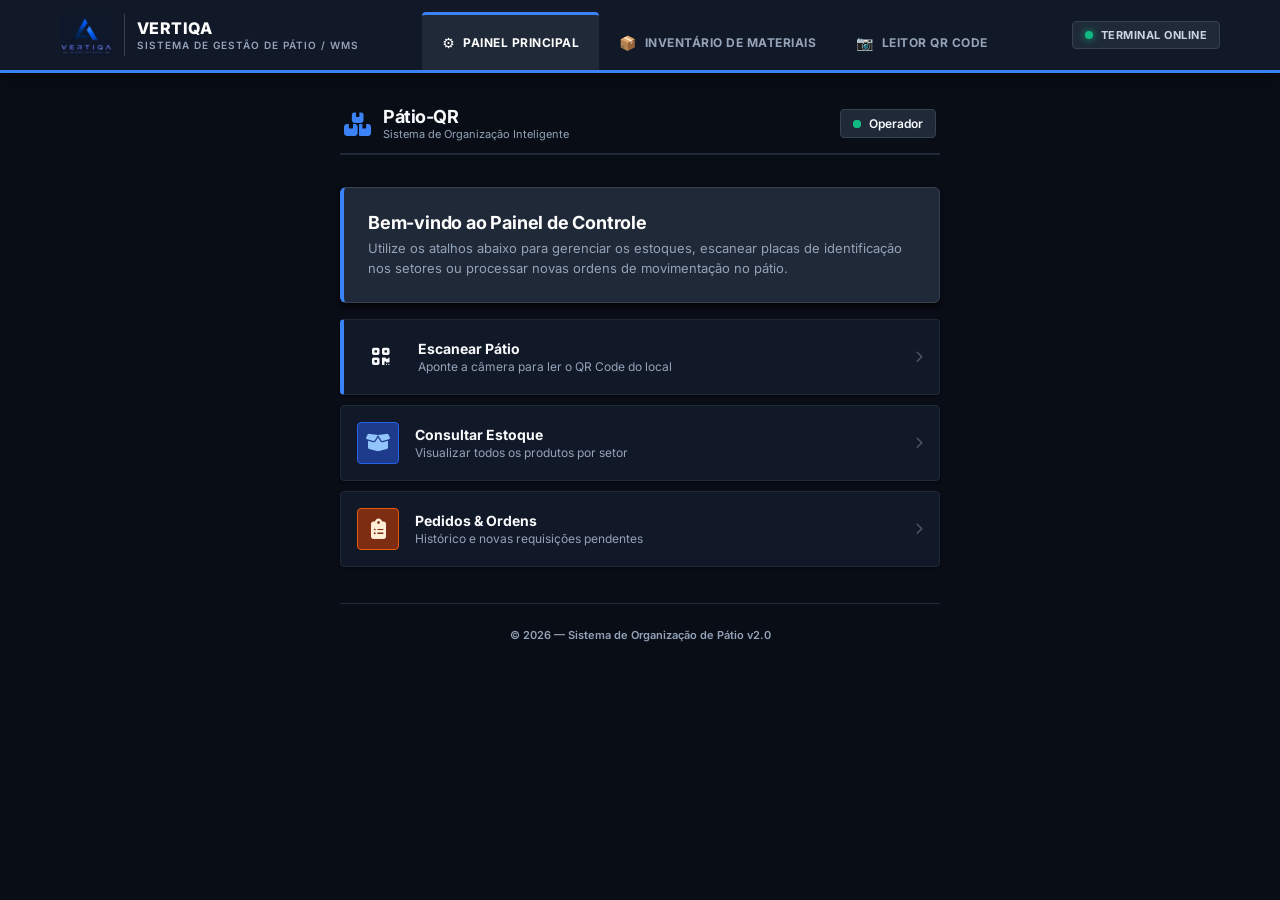
<file: index.html>
<!DOCTYPE html>
<html lang="pt-BR">
<head>
    <meta charset="UTF-8">
    <meta name="viewport" content="width=device-width, initial-scale=1.0">
    <title>Gestão de Pátio — Dashboard</title>
    <link rel="preconnect" href="https://fonts.googleapis.com">
    <link rel="preconnect" href="https://fonts.gstatic.com" crossorigin>
    <link href="https://fonts.googleapis.com/css2?family=Inter:wght@300;400;500;600;700&display=swap" rel="stylesheet">
    <link rel="stylesheet" href="https://cdnjs.cloudflare.com/ajax/libs/font-awesome/6.4.0/css/all.min.css">
    <link rel="stylesheet" href="css/style.css">
</head>
<body>
<nav class="ind-navbar">
    <div class="ind-nav-container">
        <div class="ind-nav-brand">
          <img src="img/foto.png" alt="Vertiqa Logo" class="ind-nav-logo">
            <div class="ind-brand-text">
                <span class="ind-company">VERTIQA</span>
                <span class="ind-system-type">SISTEMA DE GESTÃO DE PÁTIO / WMS</span>
            </div>
        </div>

        <div class="ind-nav-links">
            <a href="index.html" class="ind-nav-item active">
                <span class="ind-icon">⚙️</span> PAINEL PRINCIPAL
            </a>
            <a href="produtos.html" class="ind-nav-item">
                <span class="ind-icon">📦</span> INVENTÁRIO DE MATERIAIS
            </a>
            <a href="scanner.html" class="ind-nav-item">
                <span class="ind-icon">📷</span> LEITOR QR CODE
            </a>
        </div>

        <div class="ind-nav-status">
            <div class="ind-status-badge">
                <span class="ind-pulse-dot"></span>
                <span class="ind-status-text">TERMINAL ONLINE</span>
            </div>
        </div>
    </div>
</nav>
    <div class="app-container">
        <header class="main-header">
            <div class="header-logo">
                <i class="fa-solid fa-boxes-stacked icon-logo"></i>
                <div>
                    <h1>Pátio-QR</h1>
                    <p>Sistema de Organização Inteligente</p>
                </div>
            </div>
            <div class="user-profile">
                <span class="status-indicator online"></span>
                <span>Operador</span>
            </div>
        </header>

        <main class="dashboard">
            <section class="welcome-card">
                <h2>Bem-vindo ao Painel de Controle</h2>
                <p>Utilize os atalhos abaixo para gerenciar os estoques, escanear placas de identificação nos setores ou processar novas ordens de movimentação no pátio.</p>
            </section>

            <section class="menu-grid">
                
                <a href="scanner.html" class="menu-item-card btn-scan">
                    <div class="card-icon">
                        <i class="fa-solid fa-qrcode"></i>
                    </div>
                    <div class="card-info">
                        <h3>Escanear Pátio</h3>
                        <p>Aponte a câmera para ler o QR Code do local</p>
                    </div>
                    <i class="fa-solid fa-chevron-right arrow-icon"></i>
                </a>

                <a href="produtos.html" class="menu-item-card">
                    <div class="card-icon text-blue">
                        <i class="fa-solid fa-box-open"></i>
                    </div>
                    <div class="card-info">
                        <h3>Consultar Estoque</h3>
                        <p>Visualizar todos os produtos por setor</p>
                    </div>
                    <i class="fa-solid fa-chevron-right arrow-icon"></i>
                </a>

                <a href="pedidos.html" class="menu-item-card">
                    <div class="card-icon text-orange">
                        <i class="fa-solid fa-clipboard-list"></i>
                    </div>
                    <div class="card-info">
                        <h3>Pedidos & Ordens</h3>
                        <p>Histórico e novas requisições pendentes</p>
                    </div>
                    <i class="fa-solid fa-chevron-right arrow-icon"></i>
                </a>

            </section>
        </main>

        <footer class="main-footer">
            <p>&copy; 2026 — Sistema de Organização de Pátio v2.0</p>
        </footer>
    </div>

</body>
</html>
</file>
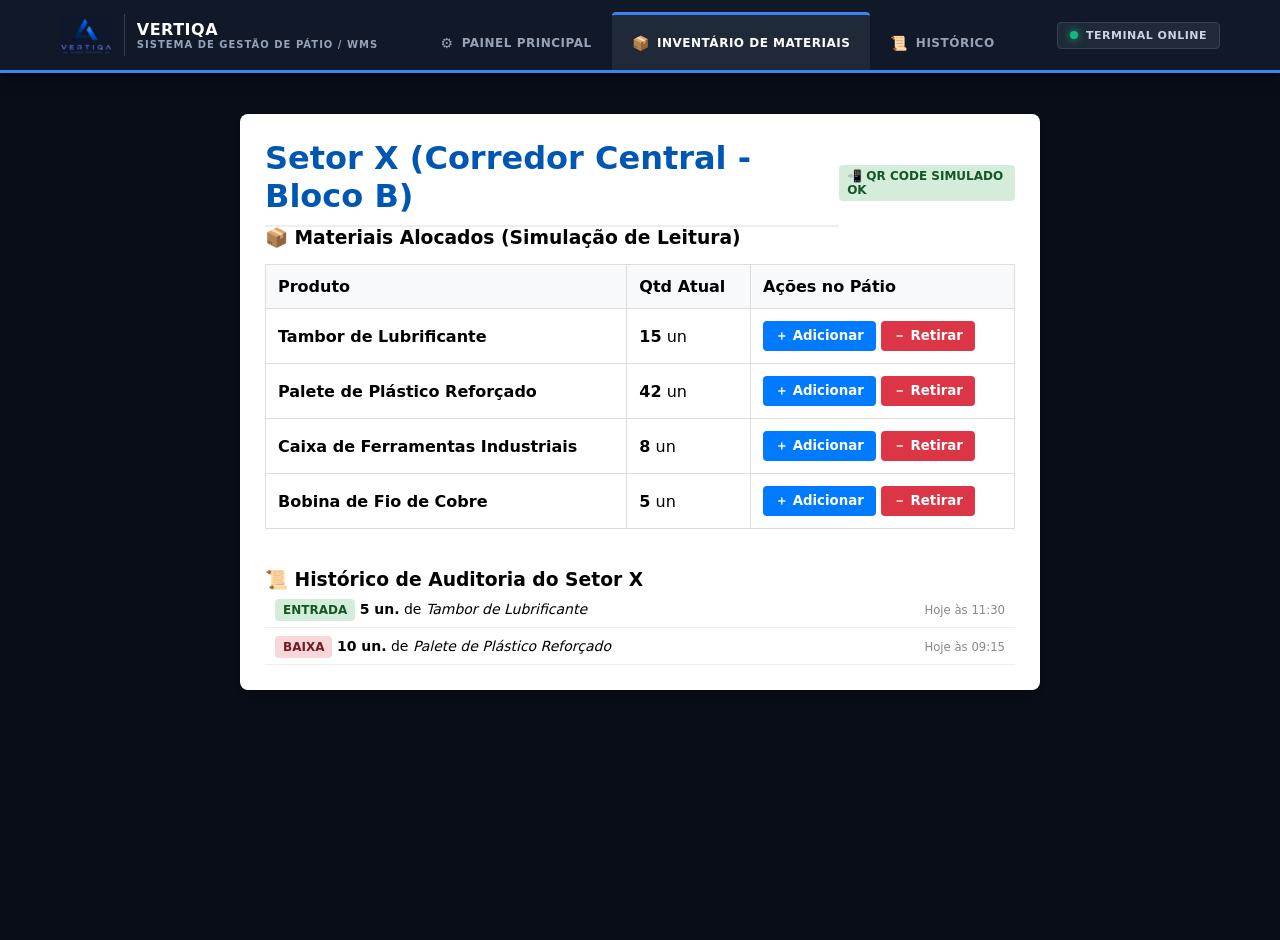
<file: produtos.html>
<!DOCTYPE html>
<html lang="pt-br">
<head>
    <meta charset="UTF-8">
    <title>Gestão de Pátio - Simulação Setor X</title>
    <link rel="stylesheet" href="css/style.css">
    
    <style>
        body { font-family: 'Segoe UI', Tahoma, Geneva, Verdana, sans-serif; background: #f4f6f9; margin: 20px; color: #333; }
        .container { max-width: 800px; margin: 0 auto; background: white; padding: 25px; border-radius: 8px; box-shadow: 0 4px 6px rgba(0,0,0,0.1); }
        h1 { color: #0056b3; border-bottom: 2px solid #eee; padding-bottom: 10px; margin-top: 0; }
        table { width: 100%; border-collapse: collapse; margin-top: 15px; }
        th, td { border: 1px solid #ddd; padding: 12px; text-align: left; }
        th { background-color: #f8f9fa; }
        .badge { padding: 4px 8px; border-radius: 4px; font-weight: bold; font-size: 12px; }
        .entrada { background: #d4edda; color: #155724; }
        .baixa { background: #f8d7da; color: #721c24; }
        .historico-lista { list-style: none; padding: 0; }
        .historico-lista li { padding: 10px; border-bottom: 1px solid #eee; font-size: 14px; display: flex; justify-content: space-between; }
        .btn-acao { background: #007bff; color: white; border: none; padding: 6px 12px; border-radius: 4px; cursor: pointer; font-weight: bold; }
        .btn-acao:hover { background: #0056b3; }
        .btn-retirar { background: #dc3545; }
        .btn-retirar:hover { background: #bd2130; }
        /* ==========================================================================
   VARIÁVEIS GLOBAIS DE CORES E ESTILOS (SISTEMA INDUSTRIAL/WMS - DARK MODE)
   ========================================================================== */
:root {
    --bg-primary: #090d16; /* Fundo preto/grafite ultra profundo */
    --bg-card: #111827;    /* Fundo dos cards em grafite escuro */
    --text-main: #000000;  /* Texto principal invertido para branco/gelo */
    --text-muted: #94a3b8; /* Texto técnico em cinza claro legível */
    
    /* Identidade Técnica Mantida e Viva */
    --color-primary: #3b82f6; /* Azul de precisão */
    --color-primary-hover: #2563eb;
    --color-orange: #ea580c;  /* Alerta secundário */
    --color-success: #10b981; /* Verde operacional */
    
    /* Geometria Seca (Menos arredondada, mais industrial) */
    --radius-md: 4px;
    --radius-lg: 6px;
    
    /* Sombras Funcionais Ajustadas para Telas Escuras */
    --shadow-sm: 0 1px 3px rgba(0, 0, 0, 0.5);
    --shadow-md: 0 4px 6px -1px rgba(0, 0, 0, 0.6), 0 2px 4px -1px rgba(0, 0, 0, 0.4);
    --transition: all 0.15s ease-in-out;
}

/* ==========================================================================
   RESET E CONFIGURAÇÕES DE CHÃO DE FÁBRICA
   ========================================================================== */
* {
    margin: 0;
    padding: 0;
    box-sizing: border-box;
    font-family: 'Inter', system-ui, -apple-system, sans-serif;
}

body {
    background-color: var(--bg-primary);
    color: var(--text-main);
    min-height: 100vh;
    display: flex;
    flex-direction: column;
    align-items: center;
    -webkit-font-smoothing: antialiased;
    
    /* Compensação crucial para a Navbar Fixa no topo */
    padding-top: 94px; 
    padding-left: 16px;
    padding-right: 16px;
}

/* Container de simulação técnica */
.app-container {
    width: 100%;
    max-width: 600px;
    display: flex;
    flex-direction: column;
    gap: 16px;
}

/* ==========================================================================
   NAVBAR PADRÃO INDUSTRIAL FIXA (TOP-BAR)
   ========================================================================== */
.ind-navbar {
    width: 100%;
    background-color: #111827; /* Casamento perfeito com o fundo dos cards */
    border-bottom: 3px solid var(--color-primary); /* Faixa azul técnica */
    padding: 0;
    margin: 0;
    box-shadow: 0 4px 12px rgba(0, 0, 0, 0.5);
    
    /* Fixação absoluta no topo da interface */
    position: fixed;
    top: 0;
    left: 0;
    right: 0;
    z-index: 9999;
}

.ind-nav-container {
    max-width: 1200px;
    margin: 0 auto;
    display: flex;
    justify-content: space-between;
    align-items: center;
    height: 70px;
    padding: 0 20px;
}

/* Bloco Identificador / Logo */
.ind-nav-brand {
    display: flex;
    align-items: center;
    gap: 12px;
}

.ind-nav-logo {
    height: 42px;
    width: auto;
    object-fit: contain;
    border-right: 1px solid #374151; /* Linha divisória adaptada */
    padding-right: 12px;
}

.ind-brand-text {
    display: flex;
    flex-direction: column;
}

.ind-company {
    color: #ffffff;
    font-size: 16px;
    font-weight: 800;
    letter-spacing: 0.5px;
    line-height: 1.2;
}

.ind-system-type {
    color: #94a3b8;
    font-size: 10px;
    font-weight: 600;
    letter-spacing: 1px;
}

/* Links em formato de Abas de Monitor */
.ind-nav-links {
    display: flex;
    height: 100%;
    align-items: flex-end;
}

.ind-nav-item {
    color: #94a3b8;
    text-decoration: none;
    font-size: 12px;
    font-weight: 700;
    letter-spacing: 0.5px;
    padding: 0 20px;
    height: 58px;
    display: flex;
    align-items: center;
    gap: 8px;
    border-top: 3px solid transparent;
    border-radius: var(--radius-md) var(--radius-md) 0 0;
    transition: var(--transition);
}

.ind-nav-item:hover {
    color: #ffffff;
    background-color: #1f2937;
    border-top-color: var(--text-muted);
}

.ind-nav-item.active {
    color: #ffffff;
    background-color: #1f2937;
    border-top-color: var(--color-primary); /* Traço azul ativo */
}

.ind-icon {
    font-size: 14px;
}

/* Indicador de Status de Rede */
.ind-nav-status {
    display: flex;
    align-items: center;
}

.ind-status-badge {
    background-color: #1f2937;
    border: 1px solid #374151;
    padding: 6px 12px;
    border-radius: var(--radius-md);
    display: flex;
    align-items: center;
    gap: 8px;
}

.ind-status-text {
    color: #cbd5e1;
    font-size: 11px;
    font-weight: 700;
    letter-spacing: 0.5px;
}

.ind-pulse-dot {
    width: 8px;
    height: 8px;
    background-color: var(--color-success);
    border-radius: 50%;
    box-shadow: 0 0 8px var(--color-success);
    position: relative;
}

/* ==========================================================================
   PAINEL DE CONTEÚDO / COMPONENTES INTERNOS
   ========================================================================== */

/* Header Legado (Interno do Card se aplicável) */
.main-header {
    display: flex;
    justify-content: space-between;
    align-items: center;
    padding: 12px 4px;
    border-bottom: 2px solid #1f2937;
    margin-bottom: 16px;
}

.header-logo {
    display: flex;
    align-items: center;
    gap: 12px;
}

.icon-logo {
    font-size: 24px;
    color: var(--color-primary);
}

.main-header h1 {
    font-size: 18px;
    font-weight: 700;
    letter-spacing: -0.5px;
    color: var(--text-main);
}

.main-header p {
    font-size: 11px;
    color: var(--text-muted);
}

.user-profile {
    display: flex;
    align-items: center;
    gap: 8px;
    background-color: #1f2937;
    padding: 6px 12px;
    border-radius: var(--radius-md);
    font-size: 12px;
    font-weight: 600;
    border: 1px solid #374151;
    color: var(--text-main);
}

.status-indicator {
    width: 8px;
    height: 8px;
    border-radius: 50%;
    position: relative;
}
.status-indicator.online {
    background-color: var(--color-success);
}
.status-indicator.online::after {
    content: '';
    position: absolute;
    width: 100%;
    height: 100%;
    border-radius: 50%;
    background-color: var(--color-success);
    animation: pulse 2s infinite;
    top: 0;
    left: 0;
}

@keyframes pulse {
    0% { transform: scale(1); opacity: 0.7; }
    100% { transform: scale(2.2); opacity: 0; }
}

.dashboard {
    display: flex;
    flex-direction: column;
    gap: 16px;
}

/* Bloco Informativo de Operações */
.welcome-card {
    background: #1f2937; /* Grafite escuro refinado */
    color: #ffffff;
    padding: 24px;
    border-radius: var(--radius-lg);
    box-shadow: var(--shadow-md);
    border: 1px solid #374151;
    border-left: 4px solid var(--color-primary);
}

.welcome-card h2 {
    font-size: 18px;
    font-weight: 700;
    margin-bottom: 6px;
    letter-spacing: -0.2px;
}

.welcome-card p {
    font-size: 13px;
    color: #94a3b8;
    line-height: 1.5;
}

/* Lista / Grid de Menus Técnicos */
.menu-grid {
    display: flex;
    flex-direction: column;
    gap: 10px;
}

.menu-item-card {
    display: flex;
    align-items: center;
    background-color: var(--bg-card);
    padding: 16px;
    border-radius: var(--radius-md);
    text-decoration: none;
    color: inherit;
    box-shadow: var(--shadow-sm);
    border: 1px solid #1f2937;
    transition: var(--transition);
}

.menu-item-card:hover {
    transform: translateX(2px);
    box-shadow: var(--shadow-md);
    border-color: #4b5563;
    background-color: #1f2937;
}

.menu-item-card.btn-scan {
    border-left: 4px solid var(--color-primary);
}

.card-icon {
    font-size: 20px;
    width: 42px;
    height: 42px;
    display: flex;
    align-items: center;
    justify-content: center;
    border-radius: var(--radius-md);
    margin-right: 16px;
    border: 1px solid transparent;
}

/* Ícones ajustados para não estourarem no fundo escuro */
.card-icon.text-blue {
    background-color: #1e3a8a;
    color: #93c5fd;
    border-color: #2563eb;
}

.card-icon.text-orange {
    background-color: #7c2d12;
    color: #ffedd5;
    border-color: #ea580c;
}

.menu-item-card:hover .card-icon.text-blue {
    background-color: var(--color-primary);
    color: #ffffff;
}

.menu-item-card:hover .card-icon.text-orange {
    background-color: var(--color-orange);
    color: #ffffff;
}

.card-info {
    flex: 1;
}

.card-info h3 {
    font-size: 14px;
    font-weight: 700;
    margin-bottom: 2px;
    color: var(--text-main);
}

.card-info p {
    font-size: 12px;
    color: var(--text-muted);
}

.arrow-icon {
    color: #4b5563;
    font-size: 12px;
    transition: var(--transition);
}

.menu-item-card:hover .arrow-icon {
    color: var(--text-main);
    transform: translateX(2px);
}

/* Rodapé do Sistema */
.main-footer {
    text-align: center;
    padding: 24px 8px;
    font-size: 11px;
    color: var(--text-muted);
    font-weight: 600;
    border-top: 1px solid #1f2937;
    margin-top: 20px;
}
    </style>
</head>
<body>

<nav class="ind-navbar">
    <div class="ind-nav-container">
        <div class="ind-nav-brand">
            <img src="img/foto.png" alt="Vertiqa Logo" class="ind-nav-logo">
            <div class="ind-brand-text">
                <span class="ind-company">VERTIQA</span>
                <span class="ind-system-type">SISTEMA DE GESTÃO DE PÁTIO / WMS</span>
            </div>
        </div>

        <div class="ind-nav-links">
            <a href="index.html" class="ind-nav-item">
                <span class="ind-icon">⚙️</span> PAINEL PRINCIPAL
            </a>
            <a href="produtos.html" class="ind-nav-item active">
                <span class="ind-icon">📦</span> INVENTÁRIO DE MATERIAIS
            </a>
            <a href="pedidos.html" class="ind-nav-item">
                <span class="ind-icon">📜</span> HISTÓRICO
            </a>
        </div>

        <div class="ind-nav-status">
            <div class="ind-status-badge">
                <span class="ind-pulse-dot"></span>
                <span class="ind-status-text">TERMINAL ONLINE</span>
            </div>
        </div>
    </div>
</nav>

<div class="container">
    <div style="display: flex; justify-content: space-between; align-items: center;">
        <h1 id="nome-setor">Setor X (Corredor Central - Bloco B)</h1>
        <span class="badge entrada">📲 QR CODE SIMULADO OK</span>
    </div>

    <h3>📦 Materiais Alocados (Simulação de Leitura)</h3>
    <table>
        <thead>
            <tr>
                <th>Produto</th>
                <th>Qtd Atual</th>
                <th>Ações no Pátio</th>
            </tr>
        </thead>
        <tbody id="tabela-produtos">
            </tbody>
    </table>

    <h3 style="margin-top: 40px;">📜 Histórico de Auditoria do Setor X</h3>
    <ul id="lista-historico" class="historico-lista">
        </ul>
</div>

<script>
    // Banco de dados fake salvo direto na memória da página
    let produtos = [
        { id: 10, nome: "Tambor de Lubrificante", quantidade: 15 },
        { id: 11, nome: "Palete de Plástico Reforçado", quantidade: 42 },
        { id: 12, nome: "Caixa de Ferramentas Industriais", quantidade: 8 },
        { id: 13, nome: "Bobina de Fio de Cobre", quantidade: 5 }
    ];

    let historico = [
        { produto: "Tambor de Lubrificante", quantidade: 5, tipo: "ENTRADA", hora: "11:30" },
        { produto: "Palete de Plástico Reforçado", quantidade: 10, tipo: "BAIXA", hora: "09:15" }
    ];

    // Renderiza tudo na tela
    function atualizarTela() {
        // 1. Renderiza Tabela
        const tabela = document.getElementById("tabela-produtos");
        tabela.innerHTML = "";
        produtos.forEach(p => {
            tabela.innerHTML += `
                <tr>
                    <td><strong>${p.nome}</strong></td>
                    <td><span style="font-size: 16px; font-weight: bold;">${p.quantidade}</span> un</td>
                    <td>
                        <button class="btn-acao" onclick="alterarEstoque(${p.id}, 1, 'ENTRADA')">＋ Adicionar</button>
                        <button class="btn-acao btn-retirar" onclick="alterarEstoque(${p.id}, 1, 'BAIXA')">－ Retirar</button>
                    </td>
                </tr>
            `;
        });

        // 2. Renderiza Histórico
        const lista = document.getElementById("lista-historico");
        lista.innerHTML = "";
        historico.forEach(h => {
            const classeBadge = h.tipo === 'ENTRADA' ? 'entrada' : 'baixa';
            lista.innerHTML += `
                <li>
                    <div>
                        <span class="badge ${classeBadge}">${h.tipo}</span>
                        <strong>${h.quantidade} un.</strong> de <em>${h.produto}</em>
                    </div>
                    <span style="color: #888;"><small>Hoje às ${h.hora}</small></span>
                </li>
            `;
        });
    }

    // Processa os cliques de adicionar e retirar
    function alterarEstoque(id, qtd, tipo) {
        let p = produtos.find(item => item.id === id);
        if (!p) return;

        if (tipo === 'BAIXA') {
            if (p.quantidade < qtd) {
                alert("Erro: Estoque insuficiente para essa baixa!");
                return;
            }
            p.quantidade -= qtd;
        } else {
            p.quantidade += qtd;
        }

        // Adiciona o registro no histórico
        let agora = new Date();
        let horaFormatada = agora.getHours().toString().padStart(2, '0') + ':' + agora.getMinutes().toString().padStart(2, '0');
        
        historico.unshift({
            produto: p.nome,
            quantidade: qtd,
            tipo: tipo,
            hora: horaFormatada
        });

        atualizarTela();
    }

    // Inicializa a página
    window.onload = atualizarTela;
</script>
</body>
</html>
</file>
<file: css/style.css>
/* ==========================================================================
   VARIÁVEIS GLOBAIS DE CORES E ESTILOS (SISTEMA INDUSTRIAL/WMS - DARK MODE)
   ========================================================================== */
:root {
    --bg-primary: #090d16; /* Fundo preto/grafite ultra profundo */
    --bg-card: #111827;    /* Fundo dos cards em grafite escuro */
    --text-main: #f8fafc;  /* Texto principal invertido para branco/gelo */
    --text-muted: #94a3b8; /* Texto técnico em cinza claro legível */
    
    /* Identidade Técnica Mantida e Viva */
    --color-primary: #3b82f6; /* Azul de precisão */
    --color-primary-hover: #2563eb;
    --color-orange: #ea580c;  /* Alerta secundário */
    --color-success: #10b981; /* Verde operacional */
    
    /* Geometria Seca (Menos arredondada, mais industrial) */
    --radius-md: 4px;
    --radius-lg: 6px;
    
    /* Sombras Funcionais Ajustadas para Telas Escuras */
    --shadow-sm: 0 1px 3px rgba(0, 0, 0, 0.5);
    --shadow-md: 0 4px 6px -1px rgba(0, 0, 0, 0.6), 0 2px 4px -1px rgba(0, 0, 0, 0.4);
    --transition: all 0.15s ease-in-out;
}

/* ==========================================================================
   RESET E CONFIGURAÇÕES DE CHÃO DE FÁBRICA
   ========================================================================== */
* {
    margin: 0;
    padding: 0;
    box-sizing: border-box;
    font-family: 'Inter', system-ui, -apple-system, sans-serif;
}

body {
    background-color: var(--bg-primary);
    color: var(--text-main);
    min-height: 100vh;
    display: flex;
    flex-direction: column;
    align-items: center;
    -webkit-font-smoothing: antialiased;
    
    /* Compensação crucial para a Navbar Fixa no topo */
    padding-top: 94px; 
    padding-left: 16px;
    padding-right: 16px;
}

/* Container de simulação técnica */
.app-container {
    width: 100%;
    max-width: 600px;
    display: flex;
    flex-direction: column;
    gap: 16px;
}

/* ==========================================================================
   NAVBAR PADRÃO INDUSTRIAL FIXA (TOP-BAR)
   ========================================================================== */
.ind-navbar {
    width: 100%;
    background-color: #111827; /* Casamento perfeito com o fundo dos cards */
    border-bottom: 3px solid var(--color-primary); /* Faixa azul técnica */
    padding: 0;
    margin: 0;
    box-shadow: 0 4px 12px rgba(0, 0, 0, 0.5);
    
    /* Fixação absoluta no topo da interface */
    position: fixed;
    top: 0;
    left: 0;
    right: 0;
    z-index: 9999;
}

.ind-nav-container {
    max-width: 1200px;
    margin: 0 auto;
    display: flex;
    justify-content: space-between;
    align-items: center;
    height: 70px;
    padding: 0 20px;
}

/* Bloco Identificador / Logo */
.ind-nav-brand {
    display: flex;
    align-items: center;
    gap: 12px;
}

.ind-nav-logo {
    height: 42px;
    width: auto;
    object-fit: contain;
    border-right: 1px solid #374151; /* Linha divisória adaptada */
    padding-right: 12px;
}

.ind-brand-text {
    display: flex;
    flex-direction: column;
}

.ind-company {
    color: #ffffff;
    font-size: 16px;
    font-weight: 800;
    letter-spacing: 0.5px;
    line-height: 1.2;
}

.ind-system-type {
    color: #94a3b8;
    font-size: 10px;
    font-weight: 600;
    letter-spacing: 1px;
}

/* Links em formato de Abas de Monitor */
.ind-nav-links {
    display: flex;
    height: 100%;
    align-items: flex-end;
}

.ind-nav-item {
    color: #94a3b8;
    text-decoration: none;
    font-size: 12px;
    font-weight: 700;
    letter-spacing: 0.5px;
    padding: 0 20px;
    height: 58px;
    display: flex;
    align-items: center;
    gap: 8px;
    border-top: 3px solid transparent;
    border-radius: var(--radius-md) var(--radius-md) 0 0;
    transition: var(--transition);
}

.ind-nav-item:hover {
    color: #ffffff;
    background-color: #1f2937;
    border-top-color: var(--text-muted);
}

.ind-nav-item.active {
    color: #ffffff;
    background-color: #1f2937;
    border-top-color: var(--color-primary); /* Traço azul ativo */
}

.ind-icon {
    font-size: 14px;
}

/* Indicador de Status de Rede */
.ind-nav-status {
    display: flex;
    align-items: center;
}

.ind-status-badge {
    background-color: #1f2937;
    border: 1px solid #374151;
    padding: 6px 12px;
    border-radius: var(--radius-md);
    display: flex;
    align-items: center;
    gap: 8px;
}

.ind-status-text {
    color: #cbd5e1;
    font-size: 11px;
    font-weight: 700;
    letter-spacing: 0.5px;
}

.ind-pulse-dot {
    width: 8px;
    height: 8px;
    background-color: var(--color-success);
    border-radius: 50%;
    box-shadow: 0 0 8px var(--color-success);
    position: relative;
}

/* ==========================================================================
   PAINEL DE CONTEÚDO / COMPONENTES INTERNOS
   ========================================================================== */

/* Header Legado (Interno do Card se aplicável) */
.main-header {
    display: flex;
    justify-content: space-between;
    align-items: center;
    padding: 12px 4px;
    border-bottom: 2px solid #1f2937;
    margin-bottom: 16px;
}

.header-logo {
    display: flex;
    align-items: center;
    gap: 12px;
}

.icon-logo {
    font-size: 24px;
    color: var(--color-primary);
}

.main-header h1 {
    font-size: 18px;
    font-weight: 700;
    letter-spacing: -0.5px;
    color: var(--text-main);
}

.main-header p {
    font-size: 11px;
    color: var(--text-muted);
}

.user-profile {
    display: flex;
    align-items: center;
    gap: 8px;
    background-color: #1f2937;
    padding: 6px 12px;
    border-radius: var(--radius-md);
    font-size: 12px;
    font-weight: 600;
    border: 1px solid #374151;
    color: var(--text-main);
}

.status-indicator {
    width: 8px;
    height: 8px;
    border-radius: 50%;
    position: relative;
}
.status-indicator.online {
    background-color: var(--color-success);
}
.status-indicator.online::after {
    content: '';
    position: absolute;
    width: 100%;
    height: 100%;
    border-radius: 50%;
    background-color: var(--color-success);
    animation: pulse 2s infinite;
    top: 0;
    left: 0;
}

@keyframes pulse {
    0% { transform: scale(1); opacity: 0.7; }
    100% { transform: scale(2.2); opacity: 0; }
}

.dashboard {
    display: flex;
    flex-direction: column;
    gap: 16px;
}

/* Bloco Informativo de Operações */
.welcome-card {
    background: #1f2937; /* Grafite escuro refinado */
    color: #ffffff;
    padding: 24px;
    border-radius: var(--radius-lg);
    box-shadow: var(--shadow-md);
    border: 1px solid #374151;
    border-left: 4px solid var(--color-primary);
}

.welcome-card h2 {
    font-size: 18px;
    font-weight: 700;
    margin-bottom: 6px;
    letter-spacing: -0.2px;
}

.welcome-card p {
    font-size: 13px;
    color: #94a3b8;
    line-height: 1.5;
}

/* Lista / Grid de Menus Técnicos */
.menu-grid {
    display: flex;
    flex-direction: column;
    gap: 10px;
}

.menu-item-card {
    display: flex;
    align-items: center;
    background-color: var(--bg-card);
    padding: 16px;
    border-radius: var(--radius-md);
    text-decoration: none;
    color: inherit;
    box-shadow: var(--shadow-sm);
    border: 1px solid #1f2937;
    transition: var(--transition);
}

.menu-item-card:hover {
    transform: translateX(2px);
    box-shadow: var(--shadow-md);
    border-color: #4b5563;
    background-color: #1f2937;
}

.menu-item-card.btn-scan {
    border-left: 4px solid var(--color-primary);
}

.card-icon {
    font-size: 20px;
    width: 42px;
    height: 42px;
    display: flex;
    align-items: center;
    justify-content: center;
    border-radius: var(--radius-md);
    margin-right: 16px;
    border: 1px solid transparent;
}

/* Ícones ajustados para não estourarem no fundo escuro */
.card-icon.text-blue {
    background-color: #1e3a8a;
    color: #93c5fd;
    border-color: #2563eb;
}

.card-icon.text-orange {
    background-color: #7c2d12;
    color: #ffedd5;
    border-color: #ea580c;
}

.menu-item-card:hover .card-icon.text-blue {
    background-color: var(--color-primary);
    color: #ffffff;
}

.menu-item-card:hover .card-icon.text-orange {
    background-color: var(--color-orange);
    color: #ffffff;
}

.card-info {
    flex: 1;
}

.card-info h3 {
    font-size: 14px;
    font-weight: 700;
    margin-bottom: 2px;
    color: var(--text-main);
}

.card-info p {
    font-size: 12px;
    color: var(--text-muted);
}

.arrow-icon {
    color: #4b5563;
    font-size: 12px;
    transition: var(--transition);
}

.menu-item-card:hover .arrow-icon {
    color: var(--text-main);
    transform: translateX(2px);
}

/* Rodapé do Sistema */
.main-footer {
    text-align: center;
    padding: 24px 8px;
    font-size: 11px;
    color: var(--text-muted);
    font-weight: 600;
    border-top: 1px solid #1f2937;
    margin-top: 20px;
}
</file>
